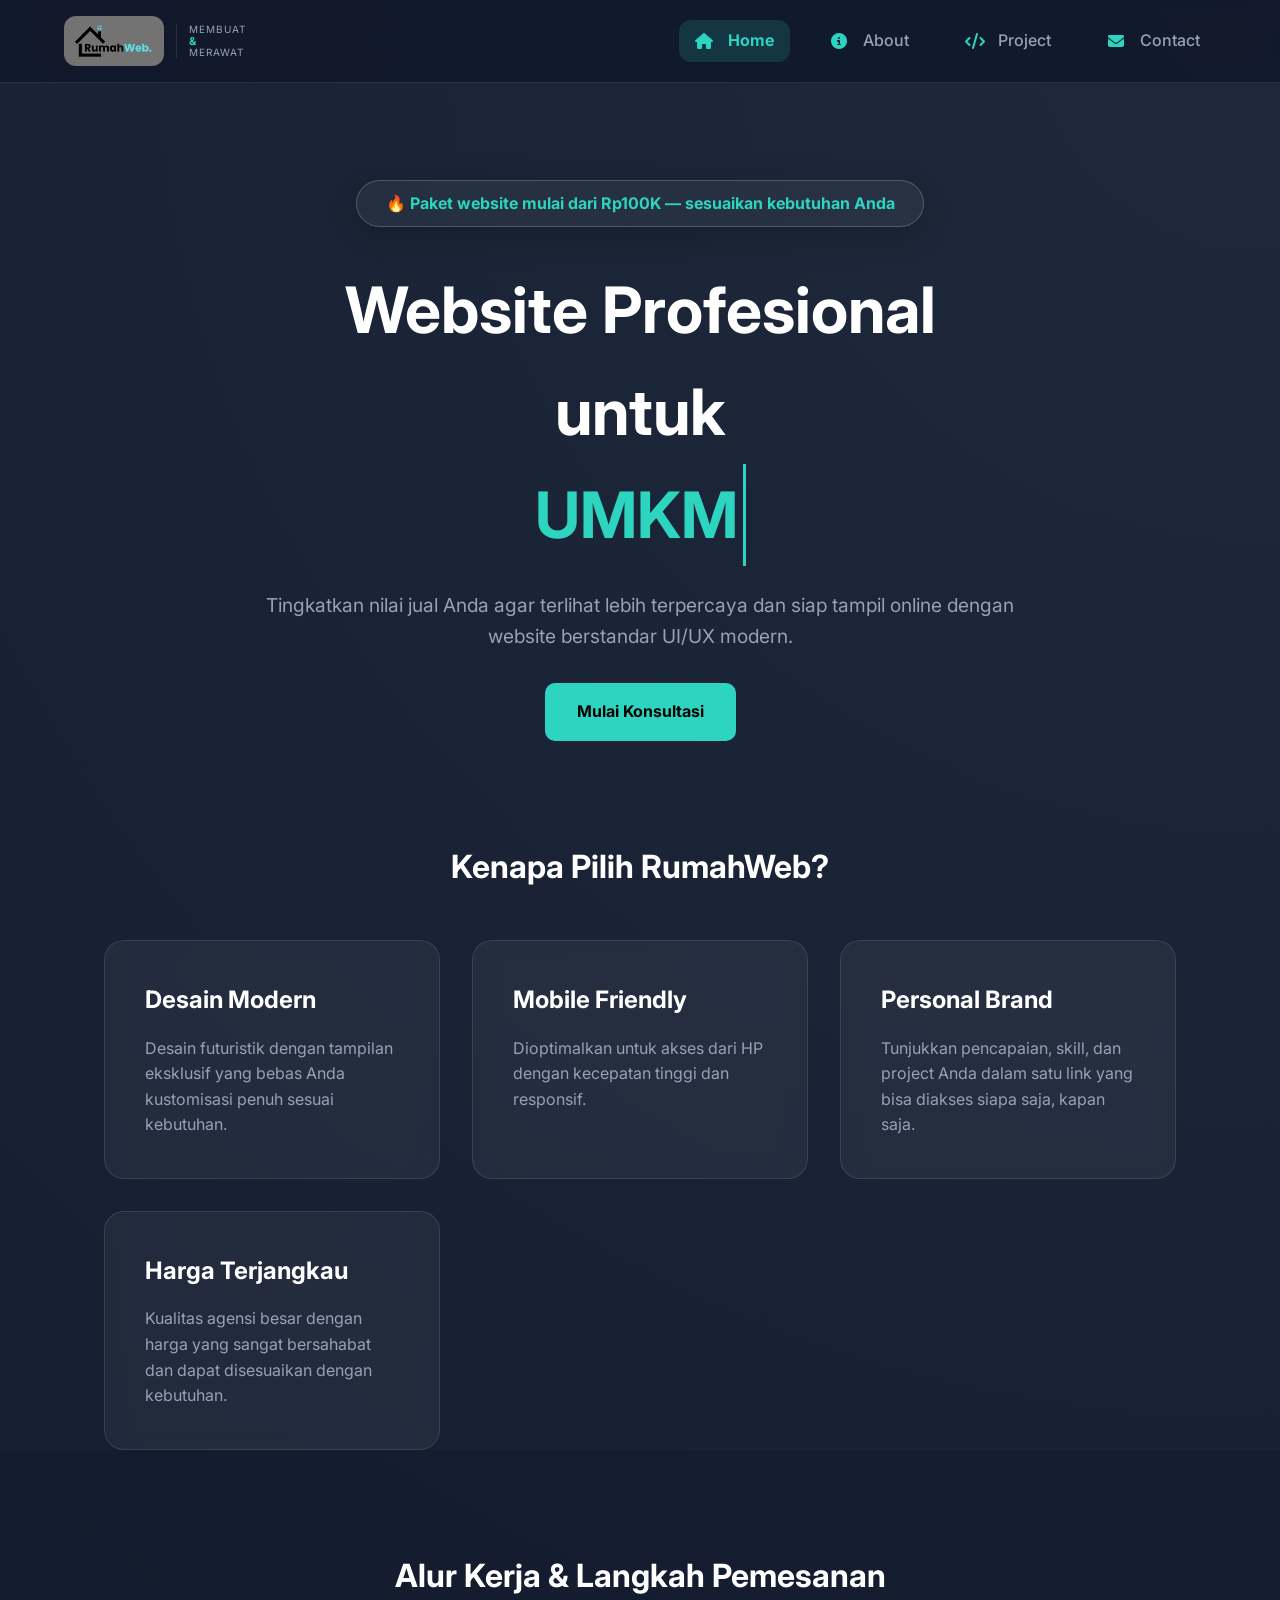
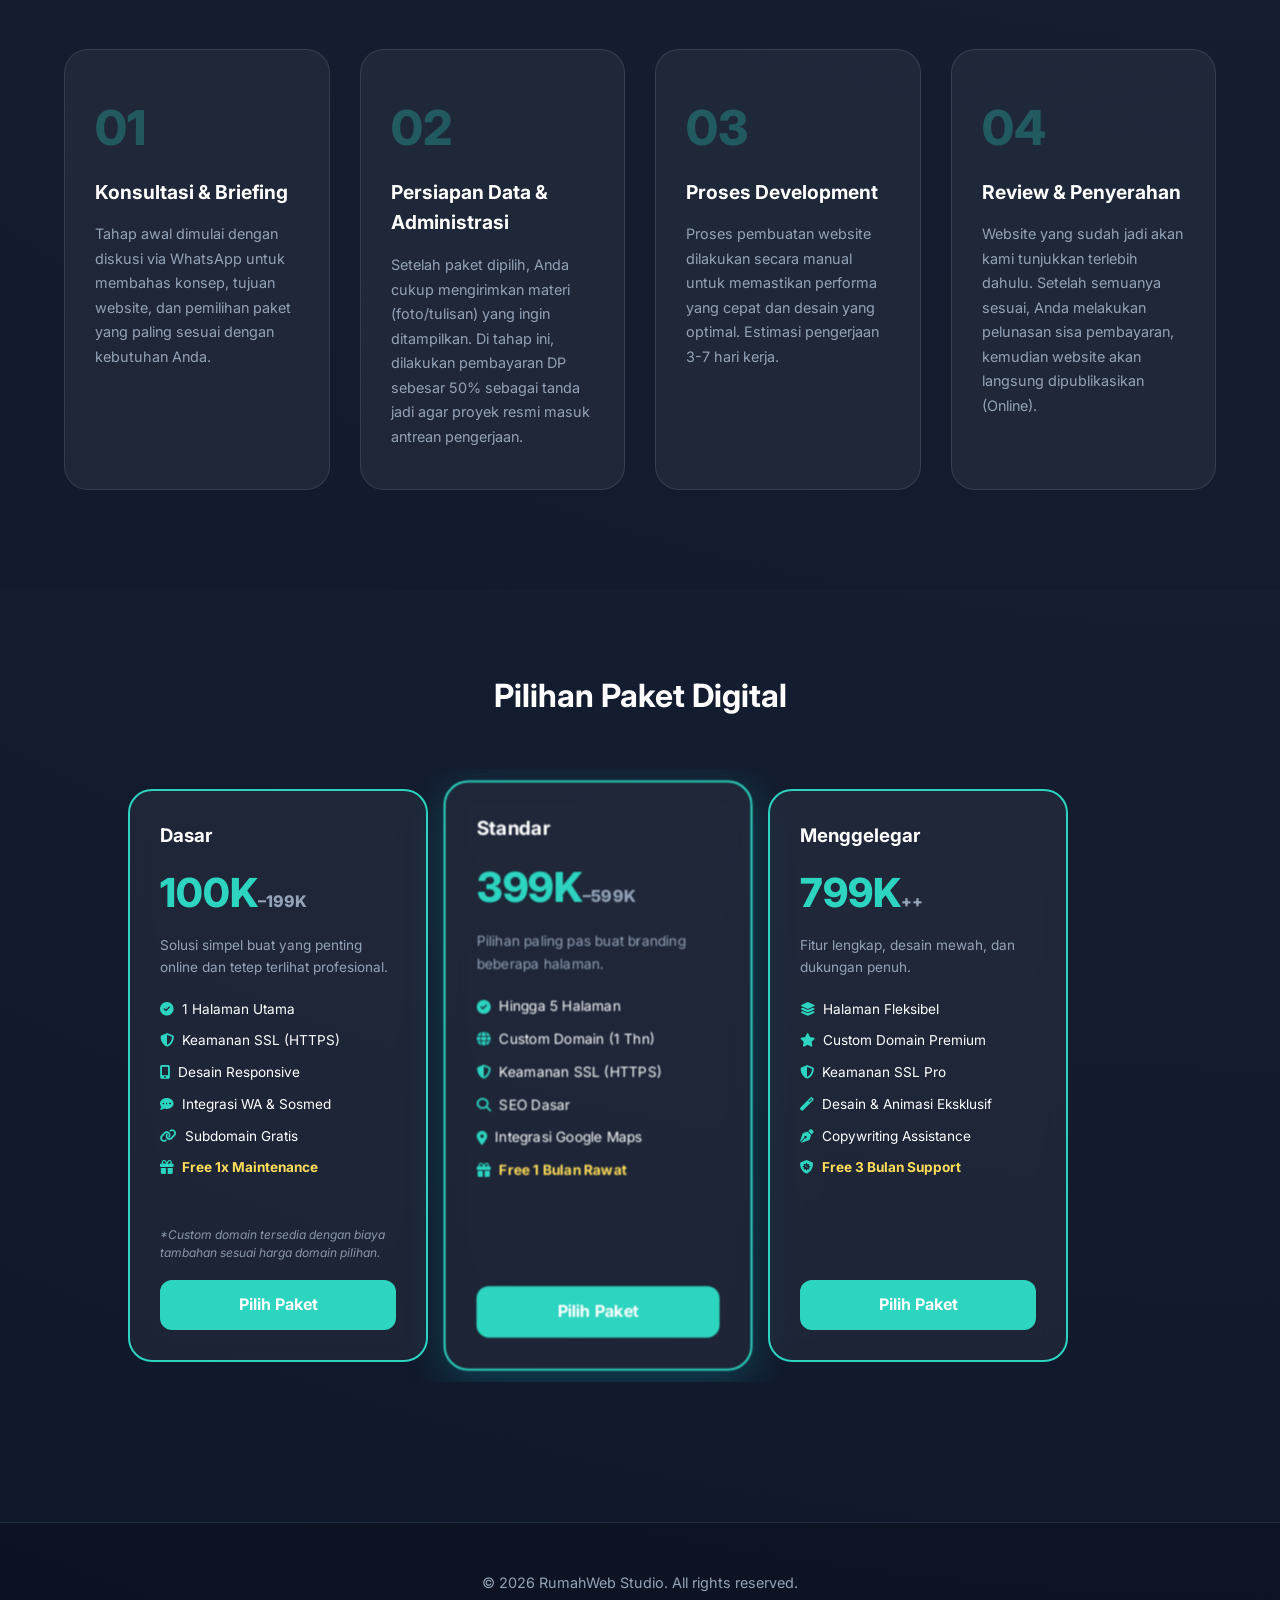
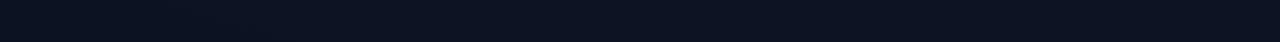
<file: index.html>
<!DOCTYPE html>
<html lang="id">
<head>
    <meta charset="UTF-8">
    <meta name="viewport" content="width=device-width, initial-scale=1.0">
    <title>RumahWeb | Jasa Pembuatan Website</title>
    <meta name="description" content="RumahWeb Studio menyediakan jasa pembuatan website modern, profesional, cepat, dan terjangkau untuk UMKM, bisnis, personal branding, portofolio, dan kebutuhan website lainnya.">
    
    <link rel="stylesheet" href="https://cdnjs.cloudflare.com/ajax/libs/font-awesome/6.5.1/css/all.min.css">
    <link rel="stylesheet" href="style.css">
    <link href="https://unpkg.com/aos@2.3.1/dist/aos.css" rel="stylesheet">

    <link rel="apple-touch-icon" sizes="180x180" href="/apple-touch-icon.png">
    <link rel="icon" type="image/png" sizes="32x32" href="/favicon-32x32.png">
    <link rel="icon" type="image/png" sizes="16x16" href="/favicon-16x16.png">
    <link rel="manifest" href="/site.webmanifest">
    
</head>
<body>

<nav class="navbar">
    <div class="brand-container" style="display: flex; align-items: center; gap: 12px;">
        <img src="LOGORW.png" alt="Logo" class="logo"> <div class="tagline">
            <span>Membuat</span>
            <span class="ampersand">&</span>
            <span>Merawat</span>
        </div>
    </div>

        <div class="nav-links">
            <a href="index.html" class="active"><i class="fas fa-home"></i> Home</a>
            <a href="tentang.html"><i class="fas fa-info-circle"></i> About</a>
            <a href="project.html"><i class="fas fa-code"></i> Project</a>
            <a href="contact.html"><i class="fas fa-envelope"></i> Contact</a>
        </div>
        <div class="hamburger" id="hamburger"><span></span><span></span><span></span></div>
    </nav>

<div class="nav-menu-mobile" id="nav-menu-mobile">
        <a href="index.html" class="active"><i class="fas fa-home"></i> Home</a>
        <a href="tentang.html"><i class="fas fa-info-circle"></i> About</a>
        <a href="project.html"><i class="fas fa-code"></i> Project</a>
        <a href="contact.html"><i class="fas fa-envelope"></i> Contact</a>
    </div>

    <header class="hero" data-aos="fade-up">
        <span class="price-tag">🔥 Paket website mulai dari Rp100K — sesuaikan kebutuhan Anda</span>
        <h1>Website Profesional untuk <br><span id="text-rotator" class="txt-rotate">UMKM</span></h1>
        <p>Tingkatkan nilai jual Anda agar terlihat lebih terpercaya dan siap tampil online dengan website berstandar UI/UX modern.</p>
        <a href="contact.html" class="btn">Mulai Konsultasi</a>
    </header>

    <section class="section">
        <h2 class="section-title" data-aos="fade-up">Kenapa Pilih RumahWeb?</h2>
        <div class="container">
            <div class="card" data-aos="fade-up" data-aos-delay="100">
                <h3>Desain Modern</h3>
                <p>Desain futuristik dengan tampilan eksklusif yang bebas Anda kustomisasi penuh sesuai kebutuhan.</p>
            </div>
            <div class="card" data-aos="fade-up" data-aos-delay="200">
                <h3>Mobile Friendly</h3>
                <p>Dioptimalkan untuk akses dari HP dengan kecepatan tinggi dan responsif.</p>
            </div>
            <div class="card" data-aos="fade-up" data-aos-delay="300">
                <h3>Personal Brand</h3>
                <p>Tunjukkan pencapaian, skill, dan project Anda dalam satu link yang bisa diakses siapa saja, kapan saja.</p>
            </div>
            <div class="card" data-aos="fade-up" data-aos-delay="400">
                <h3>Harga Terjangkau</h3>
                <p>Kualitas agensi besar dengan harga yang sangat bersahabat dan dapat disesuaikan dengan kebutuhan.</p>
            </div>
        </div>

<section class="process-section">
    <h2 class="section-title">Alur Kerja & Langkah Pemesanan</h2>
    <div class="process-container">
        <div class="process-card">
            <div class="step-num">01</div>
            <h3>Konsultasi & Briefing</h3>
            <p>Tahap awal dimulai dengan diskusi via WhatsApp untuk membahas konsep, tujuan website, dan pemilihan paket yang paling sesuai dengan kebutuhan Anda.</p>
        </div>
        <div class="process-card">
            <div class="step-num">02</div>
            <h3>Persiapan Data & Administrasi</h3>
            <p>Setelah paket dipilih, Anda cukup mengirimkan materi (foto/tulisan) yang ingin ditampilkan. Di tahap ini, dilakukan pembayaran DP sebesar 50% sebagai tanda jadi agar proyek resmi masuk antrean pengerjaan.</p>
        </div>
        <div class="process-card">
            <div class="step-num">03</div>
            <h3>Proses Development</h3>
            <p>Proses pembuatan website dilakukan secara manual untuk memastikan performa yang cepat dan desain yang optimal. Estimasi pengerjaan 3-7 hari kerja.</p>
        </div>
        <div class="process-card">
            <div class="step-num">04</div>
            <h3>Review & Penyerahan</h3>
            <p>Website yang sudah jadi akan kami tunjukkan terlebih dahulu. Setelah semuanya sesuai, Anda melakukan pelunasan sisa pembayaran, kemudian website akan langsung dipublikasikan (Online).</p>
        </div>
    </div>
</section>


    </section>
        <section class="section pricing-section">
        <h2 class="section-title" data-aos="fade-up">Pilihan Paket Digital</h2>
        <div class="pricing-wrapper" data-aos="fade-up">
            <div class="pricing-card">
                <div class="card-header">
                    <h3>Dasar</h3>
                    <div class="price">100K<span>–199K<span></div>
                </div>
                <p class="card-desc">Solusi simpel buat yang penting online dan tetep terlihat profesional.</p>
                <ul class="features">
                    <li><i class="fas fa-check-circle"></i> 1 Halaman Utama</li>
                    <li><i class="fas fa-shield-alt"></i> Keamanan SSL (HTTPS)</li>
                    <li><i class="fas fa-mobile-alt"></i> Desain Responsive</li>
                    <li><i class="fas fa-comment-dots"></i> Integrasi WA & Sosmed</li>
                    <li><i class="fas fa-link"></i> Subdomain Gratis</li>
                    <li class="bonus"><i class="fas fa-gift"></i> Free 1x Maintenance</li>
                </ul>

               <p class="note-domain">
                 *Custom domain tersedia dengan biaya tambahan sesuai harga domain pilihan.
               </p>
                        
                  <a href="order.html?paket=Dasar" class="btn-select">Pilih Paket</a>
            </div>

            <div class="pricing-card featured">
                <div class="card-header">
                    <h3>Standar</h3>
                    <div class="price">399K<span>–599K</span></div>
                </div>
                <p class="card-desc">Pilihan paling pas buat branding beberapa halaman.</p>
                <ul class="features">
                    <li><i class="fas fa-check-circle"></i> Hingga 5 Halaman</li>
                    <li><i class="fas fa-globe"></i> Custom Domain (1 Thn)</li>
                    <li><i class="fas fa-shield-alt"></i> Keamanan SSL (HTTPS)</li>
                    <li><i class="fas fa-search"></i> SEO Dasar</li>
                    <li><i class="fas fa-map-marker-alt"></i> Integrasi Google Maps</li>
                    <li class="bonus"><i class="fas fa-gift"></i> Free 1 Bulan Rawat</li>
                </ul>
                 <a href="order.html?paket=Standar" class="btn-select">Pilih Paket</a>
            </div>

            <div class="pricing-card">
                <div class="card-header">
                    <h3>Menggelegar</h3>
                    <div class="price">799K<span>++</span></div>
                </div>
                <p class="card-desc">Fitur lengkap, desain mewah, dan dukungan penuh.</p>
                <ul class="features">
                    <li><i class="fas fa-layer-group"></i> Halaman Fleksibel</li>
                    <li><i class="fas fa-star"></i> Custom Domain Premium</li>
                    <li><i class="fas fa-shield-alt"></i> Keamanan SSL Pro</li>
                    <li><i class="fas fa-magic"></i> Desain & Animasi Eksklusif</li>
                    <li><i class="fas fa-pen-nib"></i> Copywriting Assistance</li>
                    <li class="bonus"><i class="fas fa-shield-virus"></i> Free 3 Bulan Support</li>
                </ul>
                  <a href="order.html?paket=Menggelegar" class="btn-select">Pilih Paket</a>
            </div>
        </div>
    </section> <footer>
        <p>© 2026 RumahWeb Studio. All rights reserved.</p>
    </footer>

<script src="https://unpkg.com/aos@2.3.1/dist/aos.js"></script>
<script>
    // 1. Inisialisasi Animasi Scroll (AOS)
    AOS.init({
        duration: 800,
        once: true
    });

    // 2. Logika Navigasi (Hamburger ke X dan Menu Dropdown)
    const hamburger = document.getElementById('hamburger');
    const navMenu = document.getElementById('nav-menu-mobile');

    if (hamburger && navMenu) {
        hamburger.addEventListener('click', function() {
            // Toggle animasi Hamburger jadi X
            this.classList.toggle('toggle');
            // Munculkan menu mobile
            navMenu.classList.toggle('active');
        });
    }

    // 3. Nutup menu otomatis kalau klik di luar area menu
    document.addEventListener('click', (e) => {
        if (hamburger && navMenu) {
            if (!hamburger.contains(e.target) && !navMenu.contains(e.target)) {
                hamburger.classList.remove('toggle');
                navMenu.classList.remove('active');
            }
        }
    });

    // 4. Nutup menu kalau salah satu link diklik
    const mLinks = document.querySelectorAll('.nav-menu-mobile a');
    mLinks.forEach(link => {
        link.addEventListener('click', () => {
            hamburger.classList.remove('toggle');
            navMenu.classList.remove('active');
        });
        // 5. SCRIPT TEXT ROTATOR (TYPING EFFECT)
    const txtElement = document.getElementById('text-rotator');
    const words = ['UMKM', 'Bisnis Skala Besar', 'Profil Perusahaan', 'Toko Online', 'Portofolio Kreatif'];
    let count = 0;
    let txtIdx = 0;
    let currentWord = '';
    let wordsTxt = '';
    let isDeleting = false;

    function typeEffect() {
        if (count === words.length) { count = 0; }
        currentWord = words[count];

        if (isDeleting) {
            wordsTxt = currentWord.substring(0, txtIdx - 1);
            txtIdx--;
        } else {
            wordsTxt = currentWord.substring(0, txtIdx + 1);
            txtIdx++;
        }

        txtElement.textContent = wordsTxt;

        let typeSpeed = 100;
        if (isDeleting) { typeSpeed /= 2; }

        if (!isDeleting && wordsTxt === currentWord) {
            typeSpeed = 2000;
            isDeleting = true;
        } else if (isDeleting && wordsTxt === '') {
            isDeleting = false;
            count++;
            typeSpeed = 400;
        }

        setTimeout(typeEffect, typeSpeed);
    }

    document.addEventListener('DOMContentLoaded', typeEffect);
        
    });
</script>


</body>
</html>
</file>
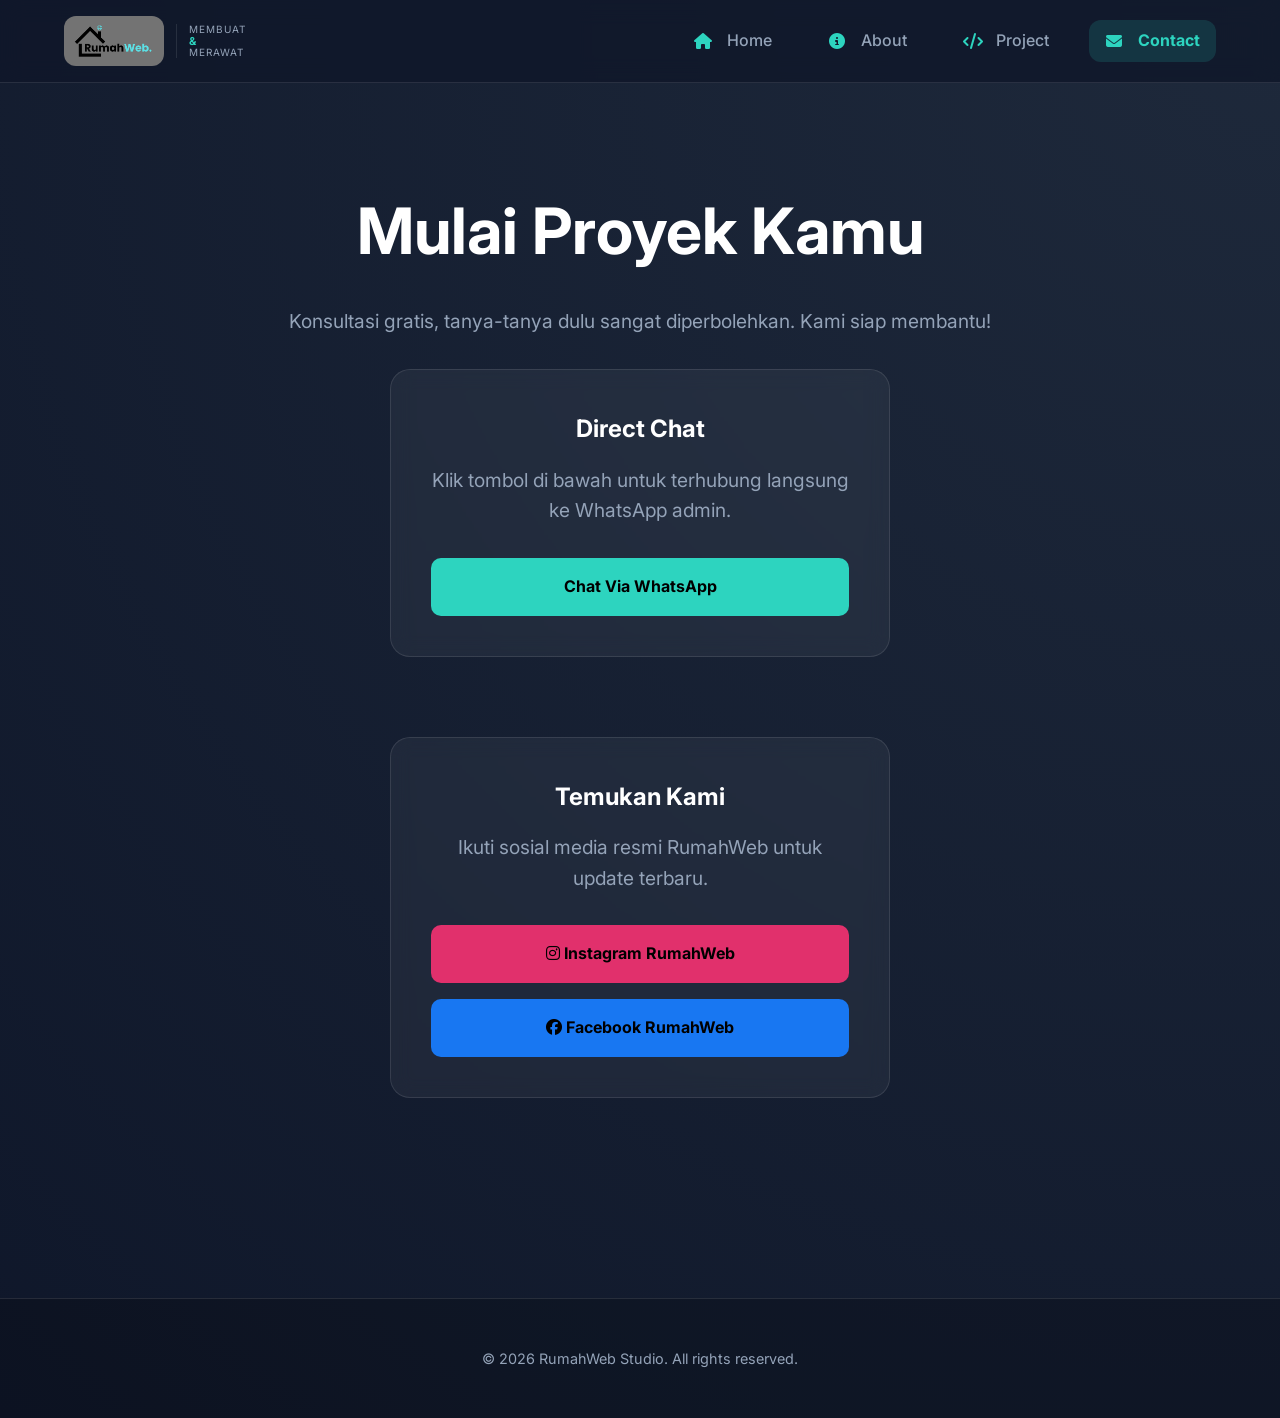
<file: contact.html>
<!DOCTYPE html>
<html lang="id">
<head>
    <meta charset="UTF-8">
    <meta name="viewport" content="width=device-width, initial-scale=1.0">
    <title>Hubungi Kami | RumahWeb</title>
    <link rel="stylesheet" href="https://cdnjs.cloudflare.com/ajax/libs/font-awesome/6.5.1/css/all.min.css">
    <link rel="stylesheet" href="style.css">
    <link href="https://unpkg.com/aos@2.3.1/dist/aos.css" rel="stylesheet">
</head>
<body>

<nav class="navbar">
    <div class="brand-container" style="display: flex; align-items: center; gap: 12px;">
        <img src="LOGORW.png" alt="Logo" class="logo"> <div class="tagline">
            <span>Membuat</span>
            <span class="ampersand">&</span>
            <span>Merawat</span>
        </div>
    </div>

     <div class="nav-links">
           <a href="index.html"><i class="fas fa-home"></i> Home</a>
           <a href="tentang.html"><i class="fas fa-info-circle"></i> About</a>
           <a href="project.html"><i class="fas fa-code"></i> Project</a>
           <a href="contact.html" class="active"><i class="fas fa-envelope"></i> Contact</a>
     </div>
        <div class="hamburger" id="hamburger"><span></span><span></span><span></span></>
    </nav>

<div class="nav-menu-mobile" id="nav-menu-mobile">
        <a href="index.html"><i class="fas fa-home"></i> Home</a>
        <a href="tentang.html"><i class="fas fa-info-circle"></i> About</a>
        <a href="project.html"><i class="fas fa-code"></i> Project</a>
        <a href="contact.html" class="active"><i class="fas fa-envelope"></i> Contact</a>
    </div>

    <header class="hero" data-aos="zoom-in">
        <h1>Mulai Proyek Kamu</h1>
        <p>Konsultasi gratis, tanya-tanya dulu sangat diperbolehkan. Kami siap membantu!</p>
        <div class="card" style="max-width: 500px; margin: 0 auto;">
            <h3>Direct Chat</h3>
            <p style="margin-bottom: 2rem;">Klik tombol di bawah untuk terhubung langsung ke WhatsApp admin.</p>
            <a href="https://wa.me/6283159448087?text=Halo%20RumahWeb%2C%20saya%20tertarik%20buat%20website" class="btn" style="width: 100%;">Chat Via WhatsApp</a>
        </div>

    <div class="card" style="max-width: 500px; margin: 5rem auto 0 auto;">
        <h3>Temukan Kami</h3>
        <p style="margin-bottom: 2rem;">
            Ikuti sosial media resmi RumahWeb untuk update terbaru.
        </p>

        <a href="https://instagram.com/rumahweb.id"
           class="btn"
           style="width:100%; margin-bottom:1rem; background:#E1306C;">
           <i class="fab fa-instagram"></i> Instagram RumahWeb
        </a>

        <a href="https://www.facebook.com/profile.php?id=61589918788655"
           class="btn"
           style="width:100%; background:#1877F2;">
           <i class="fab fa-facebook"></i> Facebook RumahWeb
        </a>
    </div>
    </header>

    <footer>
        <p>© 2026 RumahWeb Studio. All rights reserved.</p>
    </footer>

<script src="https://unpkg.com/aos@2.3.1/dist/aos.js"></script>
<script>
    // 1. Inisialisasi Animasi Scroll (AOS)
    AOS.init({
        duration: 800,
        once: true
    });

    // 2. Logika Navigasi (Hamburger ke X dan Menu Dropdown)
    const hamburger = document.getElementById('hamburger');
    const navMenu = document.getElementById('nav-menu-mobile'); // Pastikan ID ini sama dengan di HTML

    hamburger.addEventListener('click', () => {
        // Toggle class buat animasi Hamburger jadi X
        hamburger.classList.toggle('toggle');
        // Toggle class buat munculin menu melayang
        navMenu.classList.toggle('active');
    });

    // 3. Nutup menu otomatis kalau kita klik di luar menu (biar makin pro)
    document.addEventListener('click', (e) => {
        if (!hamburger.contains(e.target) && !navMenu.contains(e.target)) {
            hamburger.classList.remove('toggle');
            navMenu.classList.remove('active');
        }
    });

    // 4. Nutup menu kalau salah satu link di klik (buat navigasi smooth)
    const navLinks = document.querySelectorAll('.nav-menu-mobile a');
    navLinks.forEach(link => {
        link.addEventListener('click', () => {
            hamburger.classList.remove('toggle');
            navMenu.classList.remove('active');
        });
    });
</script>

    </script>
</body>
</html>
</file>
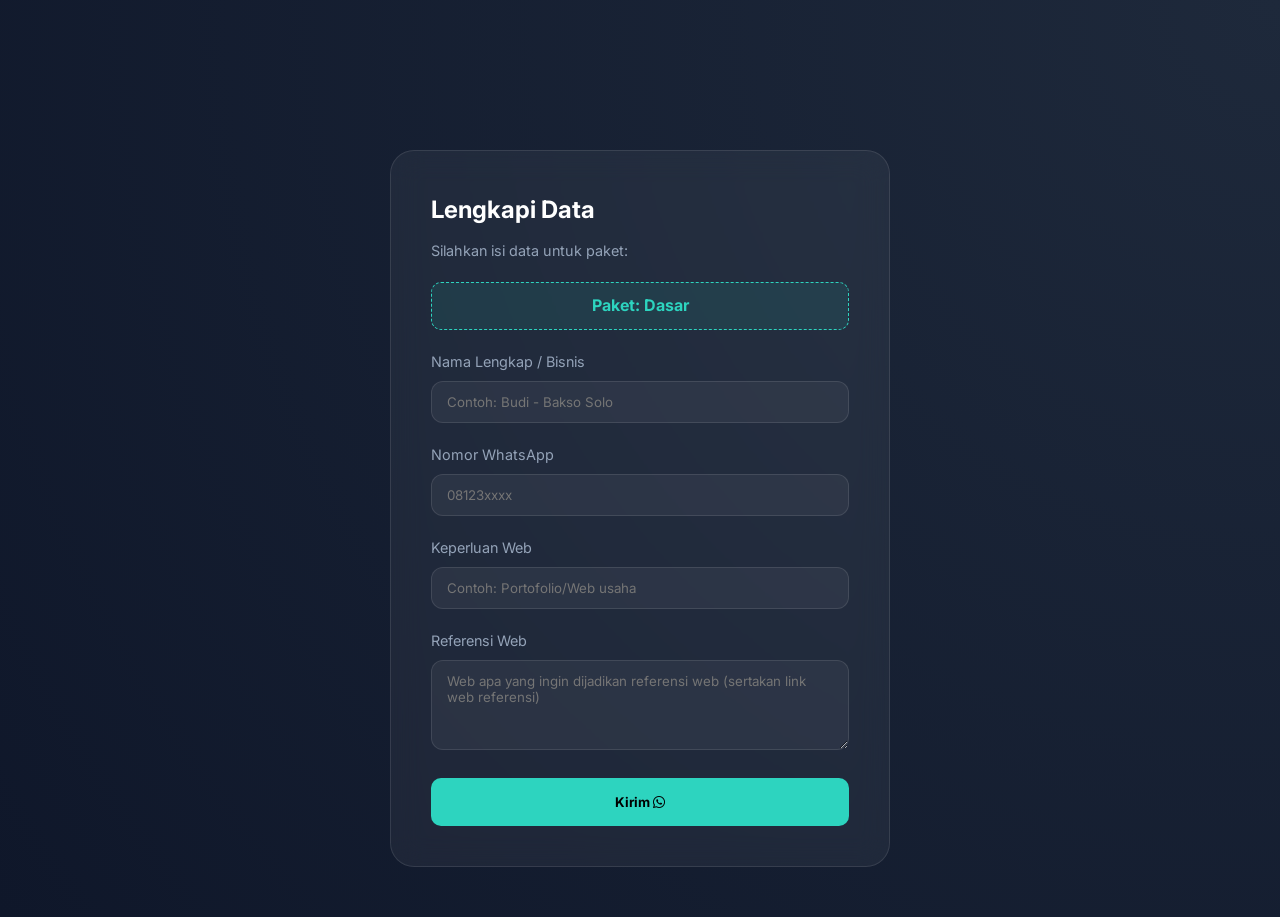
<file: order.html>
<!DOCTYPE html>
<html lang="id">
<head>
    <meta charset="UTF-8">
    <meta name="viewport" content="width=device-width, initial-scale=1.0">
    <title>Form Pemesanan - RumahWeb</title>
    <link rel="stylesheet" href="style.css"> <link rel="stylesheet" href="https://cdnjs.cloudflare.com/ajax/libs/font-awesome/6.0.0/css/all.min.css">
    <style>
        .order-container {
            padding: 150px 5% 50px;
            display: flex;
            justify-content: center;
        }
        .order-card {
            background: var(--bg-card);
            backdrop-filter: blur(15px);
            border: 1px solid var(--border-glass);
            padding: 40px;
            border-radius: 24px;
            width: 100%;
            max-width: 500px;
        }
        .form-group { margin-bottom: 20px; }
        .form-group label { display: block; margin-bottom: 8px; color: var(--text-muted); font-size: 0.9rem; }
        .form-group input, .form-group textarea {
            width: 100%;
            padding: 12px 15px;
            background: rgba(255,255,255,0.05);
            border: 1px solid var(--border-glass);
            border-radius: 12px;
            color: white;
            outline: none;
            transition: 0.3s;
        }
        .form-group input:focus { border-color: var(--primary); }
        .paket-display {
            background: rgba(45, 212, 191, 0.1);
            color: var(--primary);
            padding: 10px;
            border-radius: 10px;
            font-weight: 700;
            text-align: center;
            margin-bottom: 20px;
            border: 1px dashed var(--primary);
        }
    </style>
</head>
<body>

    <div class="order-container">
        <div class="order-card">
            <h2 style="margin-bottom: 10px;">Lengkapi Data</h2>
            <p style="color: var(--text-muted); margin-bottom: 20px; font-size: 0.9rem;">
                Silahkan isi data untuk paket:
            </p>

            <div id="displayPaket" class="paket-display">Memuat paket...</div>

            <form id="orderForm">
                <div class="form-group">
                    <label>Nama Lengkap / Bisnis</label>
                    <input type="text" id="nama" placeholder="Contoh: Budi - Bakso Solo" required>
                </div>
                <div class="form-group">
                    <label>Nomor WhatsApp</label>
                    <input type="number" id="wa" placeholder="08123xxxx" required>
                </div>
                <div class="form-group">
                    <label>Keperluan Web</label>
                    <input type="text" id="domain" placeholder="Contoh: Portofolio/Web usaha" required>
                </div>
                <div class="form-group">
                    <label>Referensi Web</label>
                    <textarea id="pesan" rows="4" placeholder="Web apa yang ingin dijadikan referensi web (sertakan link web referensi)" required></textarea>
                </div>

                <button type="submit" class="btn" style="width: 100%; border: none; cursor: pointer;">
                    Kirim <i class="fab fa-whatsapp"></i>
                </button>
            </form>
        </div>
    </div>

    <script>
        // 1. Ambil nama paket dari URL
        const urlParams = new URLSearchParams(window.location.search);
        const namaPaket = urlParams.get('paket') || 'Dasar';
        document.getElementById('displayPaket').innerText = "Paket: " + namaPaket;

        // 2. Logic kirim ke WhatsApp
        document.getElementById('orderForm').addEventListener('submit', function(e) {
            e.preventDefault();

            const nama = document.getElementById('nama').value;
            const wa = document.getElementById('wa').value;
            const domain = document.getElementById('domain').value;
            const pesan = document.getElementById('pesan').value;

            const nomorAdmin = "62883159448087"; //

            const text = `Halo RumahWeb, saya ingin pesan jasa buat website.%0A%0A` +
                         `*Data Pemesan:*%0A` +
                         `- Nama: ${nama}%0A` +
                         `- No WA: ${wa}%0A` +
                         `- Paket: ${namaPaket}%0A` +
                         `- Domain: ${domain}%0A` +
                         `- Keperluan: ${pesan}%0A%0A` +
                         `Ditunggu konsultasi lanjutnya, Bre!`;

            window.open(`https://wa.me/6283159448087?text=${text}`, '_blank');
        });
    </script>
</body>
</html>
</file>
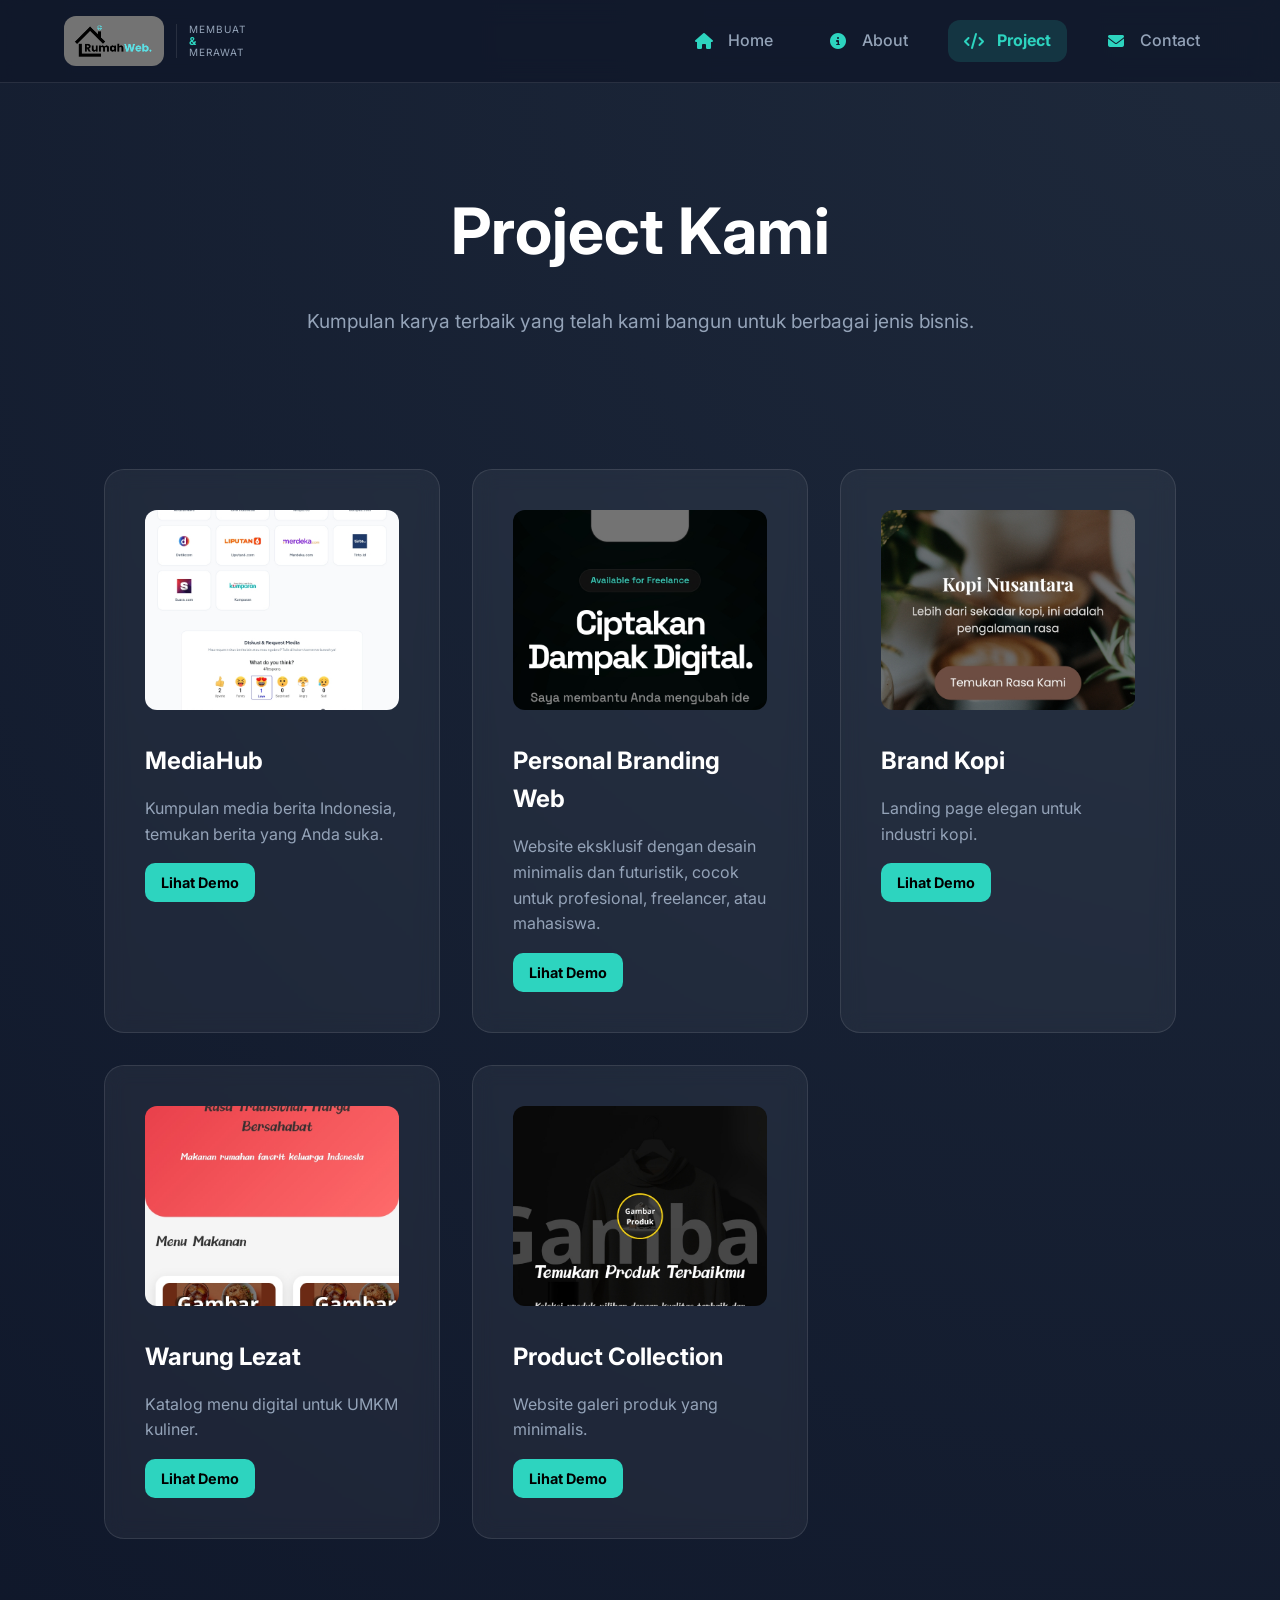
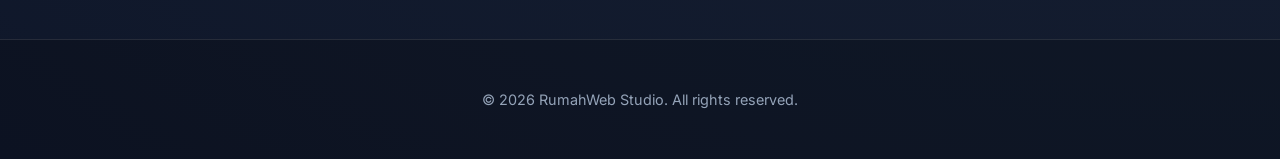
<file: project.html>
<!DOCTYPE html>
<html lang="id">
<head>
    <meta charset="UTF-8">                                                                  <meta name="viewport" content="width=device-width, initial-scale=1.0">                  <title>Portfolio Project | RumahWeb</title>
    <link rel="stylesheet" href="https://cdnjs.cloudflare.com/ajax/libs/font-awesome/6.5.1/css/all.min.css">
    <link rel="stylesheet" href="style.css">
    <link href="https://unpkg.com/aos@2.3.1/dist/aos.css" rel="stylesheet">
</head>                                                                                 <body>

<nav class="navbar">
    <div class="brand-container" style="display: flex; align-items: center; gap: 12px;">
        <img src="LOGORW.png" alt="Logo" class="logo"> <div class="tagline">
            <span>Membuat</span>                                                                    <span class="ampersand">&</span>                                                        <span>Merawat</span>
        </div>
    </div>

    <div class="nav-links">
            <a href="index.html"><i class="fas fa-home"></i> Home</a>
            <a href="tentang.html"><i class="fas fa-info-circle"></i> About</a>
            <a href="project.html" class="active"><i class="fas fa-code"></i> Project</a>
            <a href="contact.html"><i class="fas fa-envelope"></i> Contact</a>
    </div>
        <div class="hamburger" id="hamburger"><span></span><span></span><span></span></>
    </nav>

<div class="nav-menu-mobile" id="nav-menu-mobile">
        <a href="index.html"><i class="fas fa-home"></i> Home</a>                               <a href="tentang.html"><i class="fas fa-info-circle"></i> About</a>
        <a href="project.html" class="active"><i class="fas fa-code"></i> Project</a>
        <a href="contact.html"><i class="fas fa-envelope"></i> Contact</a>
    </div>

    <header class="hero" data-aos="fade-up">
        <h1>Project Kami</h1>
        <p>Kumpulan karya terbaik yang telah kami bangun untuk berbagai jenis bisnis.</p>
    </header>

    <div class="container">

        <div class="card" data-aos="fade-up" data-aos-delay="100">
            <img src="berita.jpg" alt="Project 1">
            <h3>MediaHub</h3>
            <p>Kumpulan media berita Indonesia, temukan berita yang Anda suka.</p>
            <a href="https://mediahubindonesia.netlify.app/" target="_blank" class="btn" style="padding: 0.5rem 1rem; font-size: 0.9rem; margin-top: 1rem;">Lihat Demo</a>
        </div>
        
        <div class="card" data-aos="fade-up" data-aos-delay="200">
            <img src="SAMPOR.jpg" alt="Project 2">
            <h3>Personal Branding Web</h3>
            <p>Website eksklusif dengan desain minimalis dan futuristik, cocok untuk profesional, freelancer, atau mahasiswa.</p>
            <a href="https://sampel-portof.vercel.app/" target="_blank" class="btn" style="padding: 0.5rem 1rem; font-size: 0.9rem; margin-top: 1rem;">Lihat Demo</a>
        </div>

        <div class="card" data-aos="fade-up" data-aos-delay="300">
            <img src="KOPI.jpg" alt="Project 3">
            <h3>Brand Kopi</h3>
            <p>Landing page elegan untuk industri kopi.</p>
            <a href="https://kopi-brand.netlify.app/" target="_blank" class="btn" style="padding: 0.5rem 1rem; font-size: 0.9rem; margin-top: 1rem;">Lihat Demo</a>
        </div>

        <div class="card" data-aos="fade-up" data-aos-delay="400">
            <img src="WARUNG.jpg" alt="Project 4">
            <h3>Warung Lezat</h3>
            <p>Katalog menu digital untuk UMKM kuliner.</p>
            <a href="https://warung-lezat.vercel.app/" target="_blank" class="btn" style="padding: 0.5rem 1rem; font-size: 0.9rem; margin-top: 1rem;">Lihat Demo</a>
        </div>

        <div class="card" data-aos="fade-up" data-aos-delay="500">
            <img src="PRODUCT.jpg" alt="Project 5">
            <h3>Product Collection</h3>
            <p>Website galeri produk yang minimalis.</p>
            <a href="https://produk-collection.netlify.app/" target="_blank" class="btn" style="padding: 0.5rem 1rem; font-size: 0.9rem; margin-top: 1rem;">Lihat Demo</a>
        </div>
        </div>
    </div>

    <footer>
        <p>© 2026 RumahWeb Studio. All rights reserved.</p>
    </footer>

<script src="https://unpkg.com/aos@2.3.1/dist/aos.js"></script>
<script>
    // 1. Inisialisasi Animasi Scroll (AOS)
    AOS.init({
        duration: 800,
        once: true
    });

    // 2. Logika Navigasi (Hamburger ke X dan Menu Dropdown)
    const hamburger = document.getElementById('hamburger');
    const navMenu = document.getElementById('nav-menu-mobile'); // Pastikan ID ini sama dengan di HTML

    hamburger.addEventListener('click', () => {
        // Toggle class buat animasi Hamburger jadi X
        hamburger.classList.toggle('toggle');                                                   // Toggle class buat munculin menu melayang
        navMenu.classList.toggle('active');
    });

    // 3. Nutup menu otomatis kalau kita klik di luar menu (biar makin pro)
    document.addEventListener('click', (e) => {
        if (!hamburger.contains(e.target) && !navMenu.contains(e.target)) {
            hamburger.classList.remove('toggle');
            navMenu.classList.remove('active');
        }
    });

    // 4. Nutup menu kalau salah satu link di klik (buat navigasi smooth)
    const navLinks = document.querySelectorAll('.nav-menu-mobile a');
    navLinks.forEach(link => {
        link.addEventListener('click', () => {
            hamburger.classList.remove('toggle');
            navMenu.classList.remove('active');
        });
    });
</script>


    </script>
</body>
</html>
</file>
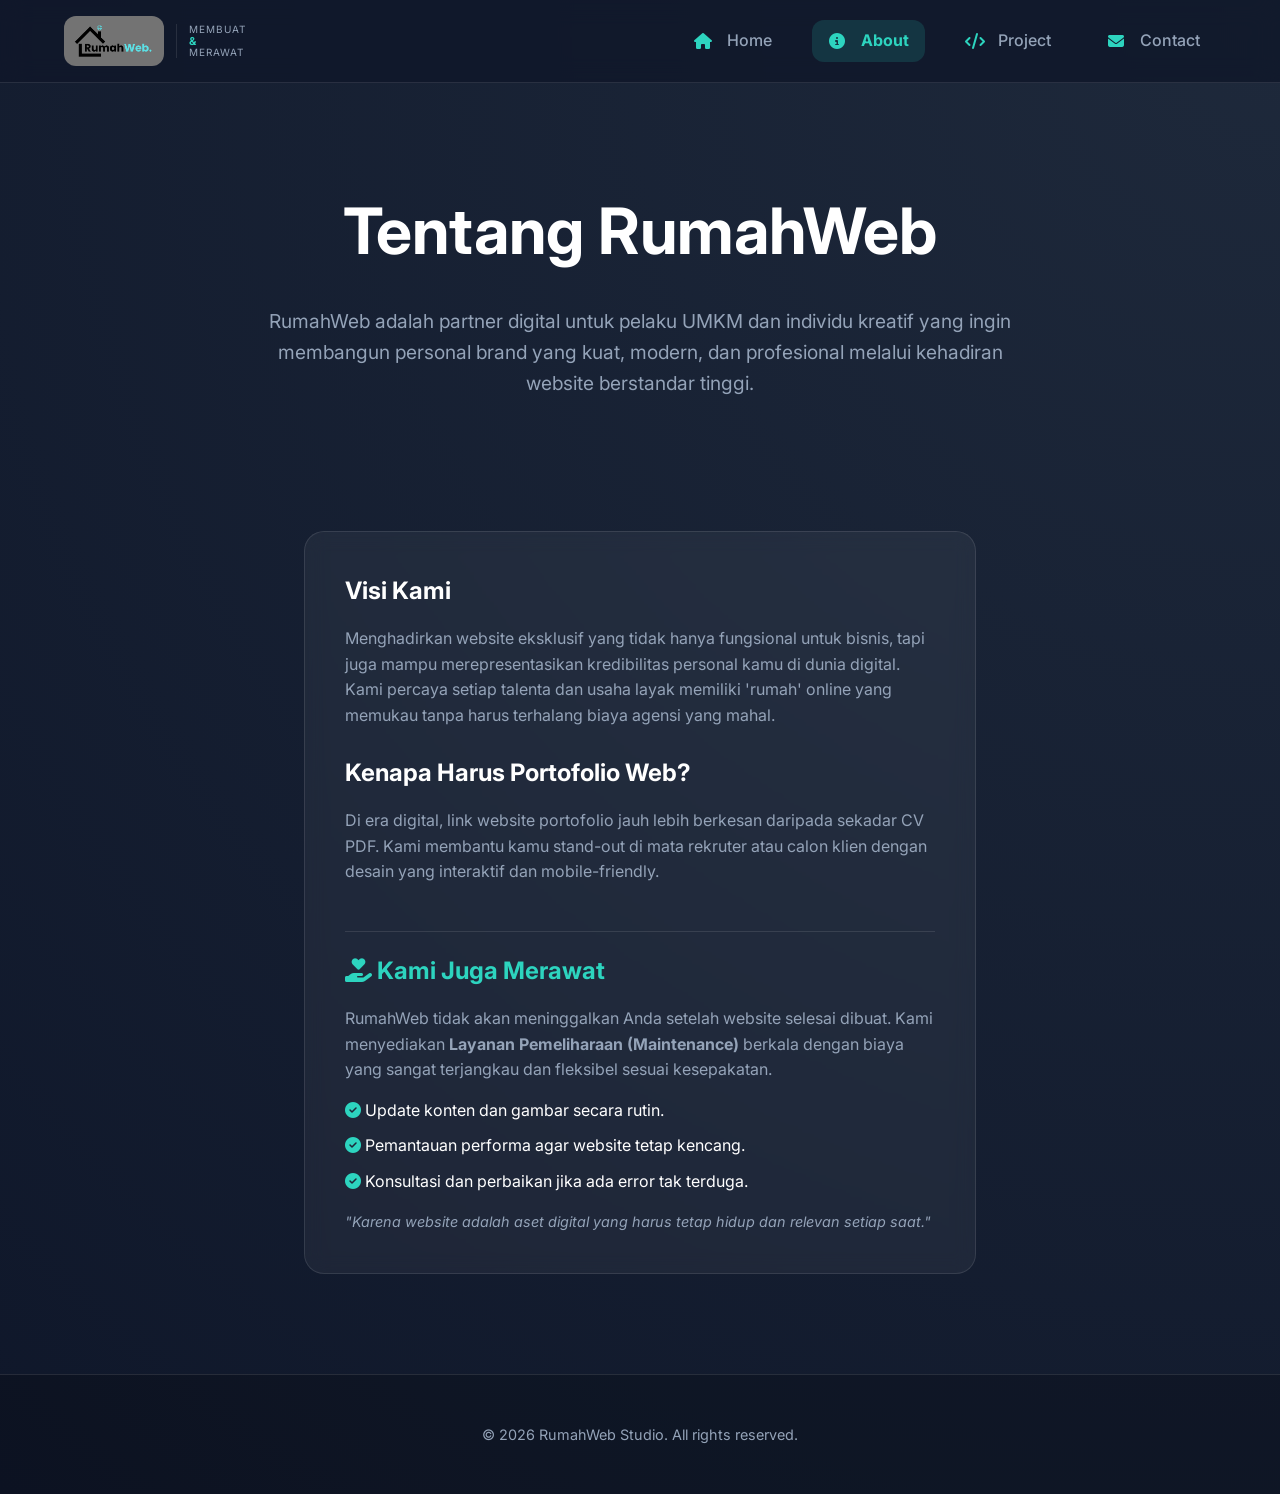
<file: tentang.html>
<!DOCTYPE html>
<html lang="id">
<head>
    <meta charset="UTF-8">
    <meta name="viewport" content="width=device-width, initial-scale=1.0">
    <title>Tentang Kami | RumahWeb</title>
    <link rel="stylesheet" href="https://cdnjs.cloudflare.com/ajax/libs/font-awesome/6.5.1/css/all.min.css">
    <link rel="stylesheet" href="style.css">
    <link href="https://unpkg.com/aos@2.3.1/dist/aos.css" rel="stylesheet">
</head>
<body>

<nav class="navbar">
    <div class="brand-container" style="display: flex; align-items: center; gap: 12px;">
        <img src="LOGORW.png" alt="Logo" class="logo"> <div class="tagline">
            <span>Membuat</span>
            <span class="ampersand">&</span>
            <span>Merawat</span>
        </div>
    </div>

    <div class="nav-links">
            <a href="index.html"><i class="fas fa-home"></i> Home</a>
            <a href="tentang.html" class="active"><i class="fas fa-info-circle"></i> About</a>
            <a href="project.html"><i class="fas fa-code"></i> Project</a>
            <a href="contact.html"><i class="fas fa-envelope"></i> Contact</a>
    </div>
        <div class="hamburger" id="hamburger"><span></span><span></span><span></span></>
    </nav>

<div class="nav-menu-mobile" id="nav-menu-mobile">
        <a href="index.html"><i class="fas fa-home"></i> Home</a>
        <a href="tentang.html" class="active"><i class="fas fa-info-circle"></i> About</a>
        <a href="project.html"><i class="fas fa-code"></i> Project</a>
        <a href="contact.html"><i class="fas fa-envelope"></i> Contact</a>
    </div>

    <header class="hero" data-aos="fade-up">
        <h1>Tentang RumahWeb</h1>
        <p>RumahWeb adalah partner digital untuk pelaku UMKM dan individu kreatif yang ingin membangun personal brand yang kuat, modern, dan profesional melalui kehadiran website berstandar tinggi.</p>
    </header>

    <div class="container" style="max-width: 800px;">
     <div class="card" data-aos="fade-up">
         <h3>Visi Kami</h3>
         <p>Menghadirkan website eksklusif yang tidak hanya fungsional untuk bisnis, tapi juga mampu merepresentasikan kredibilitas personal kamu di dunia digital. Kami percaya setiap talenta dan usaha layak memiliki 'rumah' online yang memukau tanpa harus terhalang biaya agensi yang mahal.</p>
    <br>
         <h3>Kenapa Harus Portofolio Web?</h3>
         <p>Di era digital, link website portofolio jauh lebih berkesan daripada sekadar CV PDF. Kami membantu kamu stand-out di mata rekruter atau calon klien dengan desain yang interaktif dan mobile-friendly.</p>

    <br>
    <hr style="border: 0; border-top: 1px solid var(--border-glass); margin: 20px 0;">

  <div class="maintenance-service" style="margin-top: 20px;">
    <h3 style="color: var(--primary);"><i class="fas fa-hand-holding-heart"></i> Kami Juga Merawat</h3>
    <p>RumahWeb tidak akan meninggalkan Anda setelah website selesai dibuat. Kami menyediakan <strong>Layanan Pemeliharaan (Maintenance)</strong> berkala dengan biaya yang sangat terjangkau dan fleksibel sesuai kesepakatan.</p>

    <ul style="list-style: none; margin-top: 15px; padding-left: 0;">
        <li style="margin-bottom: 10px;"><i class="fas fa-check-circle" style="color: var(--primary);"></i> Update konten dan gambar secara rutin.</li>
        <li style="margin-bottom: 10px;"><i class="fas fa-check-circle" style="color: var(--primary);"></i> Pemantauan performa agar website tetap kencang.</li>
        <li style="margin-bottom: 10px;"><i class="fas fa-check-circle" style="color: var(--primary);"></i> Konsultasi dan perbaikan jika ada error tak terduga.</li>
    </ul>

    <p style="font-style: italic; font-size: 0.9rem; color: var(--text-muted); margin-top: 15px;">
        "Karena website adalah aset digital yang harus tetap hidup dan relevan setiap saat."
    </p>
        </div>
      </div>
    </div>

    <footer>
        <p>© 2026 RumahWeb Studio. All rights reserved.</p>
    </footer>

<script src="https://unpkg.com/aos@2.3.1/dist/aos.js"></script>
<script>
    // 1. Inisialisasi Animasi Scroll (AOS)
    AOS.init({
        duration: 800,
        once: true
    });

    // 2. Logika Navigasi (Hamburger ke X dan Menu Dropdown)
    const hamburger = document.getElementById('hamburger');
    const navMenu = document.getElementById('nav-menu-mobile'); // Pastikan ID ini sama dengan di HTML

    hamburger.addEventListener('click', () => {
        // Toggle class buat animasi Hamburger jadi X
        hamburger.classList.toggle('toggle');
        // Toggle class buat munculin menu melayang
        navMenu.classList.toggle('active');
    });

    // 3. Nutup menu otomatis kalau kita klik di luar menu (biar makin pro)
    document.addEventListener('click', (e) => {
        if (!hamburger.contains(e.target) && !navMenu.contains(e.target)) {
            hamburger.classList.remove('toggle');
            navMenu.classList.remove('active');
        }
    });

    // 4. Nutup menu kalau salah satu link di klik (buat navigasi smooth)
    const navLinks = document.querySelectorAll('.nav-menu-mobile a');
    navLinks.forEach(link => {
        link.addEventListener('click', () => {
            hamburger.classList.remove('toggle');
            navMenu.classList.remove('active');
        });
    });
</script>


    </script>
</body>
</html>
</file>
<file: style.css>
/* GLOBAL STYLES */
@import url('https://fonts.googleapis.com/css2?family=Inter:wght@300;400;600;700&display=swap');

:root {
    --primary: #2dd4bf;
    --primary-dark: #14b8a6;
    --bg-dark: #0f172a;
    --bg-card: rgba(255, 255, 255, 0.05);
    --border-glass: rgba(255, 255, 255, 0.1);
    --text-main: #ffffff;
    --text-muted: #94a3b8;
}

* {
    margin: 0;
    padding: 0;
    box-sizing: border-box;
    font-family: 'Inter', sans-serif;
}

body {
    background: radial-gradient(circle at top right, #1e293b, #0f172a);
    color: var(--text-main);
    line-height: 1.6;
    overflow-x: hidden;
    min-height: 100vh;
}

/* NAVBAR SYSTEM */
.navbar {
    position: fixed;
    top: 0;
    width: 100%;
    z-index: 1000;
    isolation: isolate;

    padding: 1rem 5%;
    display: flex;
    justify-content: space-between;
    align-items: center;
    background: rgba(15, 23, 42, 0.8);                              backdrop-filter: blur(12px);
    border-bottom: 1px solid var(--border-glass);
}

.logo {
    height: 50px;
    width: 100px;
    object-fit: cover;                                              border-radius: 12px;
}

/* --- BRANDING UPGRADE --- */
.brand-container {
    display: flex;
    align-items: center;
    gap: 12px;
}

.tagline {                                                          display: flex;
    flex-direction: column;
    line-height: 1.1;
    font-size: 10px;
    text-transform: uppercase;
    letter-spacing: 1px;
    color: var(--text-muted);
    border-left: 1px solid var(--border-glass);
    padding-left: 12px;
}
.tagline span {
    font-weight: 400;
}

.tagline .ampersand {
    color: var(--primary);
    font-weight: 700;
    font-size: 11px;
}


@media (max-width: 768px) {
    .tagline {
        display: flex;
    }                                                           }


.nav-links {
    display: flex;
    gap: 1.5rem;
    align-items: center;
}
.nav-links a {
    color: var(--text-muted);
    text-decoration: none;
    font-weight: 500;
    transition: 0.3s;
    display: inline-flex;
    align-items: center;                                            padding: 8px 16px;
    border-radius: 12px;
}

/* NAVIGATION ICON STYLES */
.nav-links a i, .sidebar a i {
    margin-right: 15px;
    color: var(--primary);
    transition: 0.5s;
    width: 18px;
    text-align: center;
}

/* ACTIVE STATE (Penanda Halaman Aktif) */
.nav-links a.active, .sidebar a.active {
    background: rgba(45, 212, 191, 0.15) !important;
    color: var(--primary) !important;
    font-weight: 700;
}

.nav-links a.active i, .sidebar a.active i {                        color: var(--primary) !important;
}

/* HOVER EFFECTS */
.nav-links a:hover, .sidebar a:hover {
    color: #fff;
    background: rgba(255, 255, 255, 0.05);
}

.nav-links a:hover i, .sidebar a:hover i {
    transform: scale(1.2);
    color: #fff;
}

/* --- NAVIGATION UPGRADE (FLOATING MENU) --- */

/* 1. Hamburger & Animasi Jadi X */
.hamburger {
    display: none;
    cursor: pointer;
    flex-direction: column;
    gap: 5px;

    position: relative;
    z-index: 10001;
}

.hamburger span {
    width: 25px;
    height: 3px;
    background: var(--primary); /* Biar warnanya tosca konsisten */
    transition: 0.3s ease;
}

/* Animasi X saat diklik */
.hamburger.toggle span:nth-child(1) {
    transform: rotate(45deg) translate(5px, 6px);
}
.hamburger.toggle span:nth-child(2) {
    opacity: 0;
}
.hamburger.toggle span:nth-child(3) {
    transform: rotate(-45deg) translate(5px, -7px);
}

/* 2. Menu Melayang */
.nav-menu-mobile {
    position: fixed;
    top: 80px;
    right: 20px;
    width: 220px;

    background: var(--bg-card);
    backdrop-filter: blur(15px);
    border: 1px solid var(--border-glass);
    border-radius: 20px;

    z-index: 10000;

    display: flex;
    flex-direction: column;
    padding: 15px;
    gap: 8px;

    opacity: 0;
    visibility: hidden;
    pointer-events: none;

    transform: translateY(-10px);
    transition: all 0.3s ease;
}

.nav-menu-mobile.active {
    opacity: 1;
    visibility: visible;
    pointer-events: auto;

    transform: translateY(0);
}

/* 3. Link di Dalam Menu (Rata Kiri) */
.nav-menu-mobile a {
    font-size: 1rem;
    color: white;
    text-decoration: none;
    font-weight: 500;
    display: flex;
    align-items: center;
    gap: 12px; 
    padding: 12px 15px;
    border-radius: 12px;
    text-align: left; 
    transition: 0.2s;
}

.nav-menu-mobile a i {
    width: 20px;    
    color: var(--primary);
}

.nav-menu-mobile a:hover {
    background: rgba(0, 242, 254, 0.1);
    transform: translateX(5px);
}

/* Penanda Halaman Aktif (MOBILE) */
.nav-menu-mobile a.active {
    background: rgba(45, 212, 191, 0.15) !important;
    color: var(--primary) !important;
    font-weight: 700;
}

.nav-menu-mobile a.active i {
    color: var(--primary) !important;
}

/* HERO SECTION */
.hero {
    padding: 180px 5% 100px;
    text-align: center;
    max-width: 900px;
    margin: 0 auto;
}

h1 {
    font-size: clamp(2.5rem, 8vw, 4rem);
    font-weight: 700;
    margin-bottom: 1.5rem;                                     
    color: #ffffff;
    background: none;
    -webkit-text-fill-color: initial;
}

.hero p {
    color: var(--text-muted);
    font-size: 1.2rem;
    margin-bottom: 2rem;
}


.price-tag {
    display: inline-block;
    padding: 0.6rem 1.8rem;
    background: rgba(255, 255, 255, 0.05);
    backdrop-filter: blur(10px);
    border: 1px solid rgba(255, 255, 255, 0.2);

    color: var(--primary);
    border-radius: 50px;
    font-weight: 700;
    margin-bottom: 2rem;

    box-shadow: 0 8px 32px rgba(0, 0, 0, 0.2);
    transition: 0.3s;
    cursor: default;
}

.price-tag:hover {
    border-color: var(--primary);
    background: rgba(45, 212, 191, 0.1);
    transform: translateY(-2px);
}

/* CARDS & GLASSMORPHISM */
.section-title {
    text-align: center;
    font-size: 2rem;
    margin-bottom: 3rem;
}

.container {
    display: grid;
    grid-template-columns: repeat(auto-fit, minmax(300px, 1fr));
    gap: 2rem;
    padding: 0 5%;
    max-width: 1200px;
    margin: 0 auto;
}

.card {
    background: var(--bg-card);
    backdrop-filter: blur(10px);
    border: 1px solid var(--border-glass);
    padding: 2.5rem;
    border-radius: 20px;
    transition: 0.3s;
    position: relative;
    overflow: hidden;
}

.card:hover {
    transform: translateY(-10px);
    border-color: var(--primary);
    box-shadow: 0 10px 30px rgba(45, 212, 191, 0.1);
}

.card img {
    width: 100%;
    height: 200px;
    object-fit: cover;
    border-radius: 12px;
    margin-bottom: 1.5rem;
}

.card h3 {
    font-size: 1.5rem;
    margin-bottom: 1rem;
}

.card p {
    color: var(--text-muted);
}

/* BUTTONS */
.btn {
    display: inline-block;
    padding: 1rem 2rem;
    background: var(--primary);
    color: #000;
    text-decoration: none;
    font-weight: 700;
    border-radius: 10px;
    transition: 0.3s;
}

.btn:hover {
    background: var(--primary-dark);
    box-shadow: 0 0 20px rgba(45, 212, 191, 0.4);
}

/* FOOTER */
footer {
    margin-top: 100px;
    padding: 3rem 5%;
    text-align: center;
    border-top: 1px solid var(--border-glass);
    background: rgba(0,0,0,0.2);
}

footer p {
    color: var(--text-muted);
    font-size: 0.9rem;
}

/* RESPONSIVE BREAKPOINTS */
@media (max-width: 768px) {
    .nav-links { display: none; }
    .hamburger { display: flex; }
    .hero { padding-top: 150px; }
}

/* --- PRICING SECTION --- */
.pricing-section {
    padding: 80px 0;
    padding-bottom: 40px;
}

.pricing-wrapper {
    display: flex;
    gap: 20px;
    padding: 20px 10%;
    overflow-x: auto;
    scroll-snap-type: x mandatory;
    scrollbar-width: none;
    -webkit-overflow-scrolling: touch;
}

.pricing-wrapper::-webkit-scrollbar {
    display: none;
}

.pricing-card {
    flex: 0 0 300px;
    scroll-snap-align: center;
    background: var(--bg-card);
    backdrop-filter: blur(12px);

    border: 2px solid var(--primary);

    border-radius: 24px;
    padding: 30px;
    display: flex;
    flex-direction: column;
    transition: 0.3s;
}

.pricing-card.featured {

    box-shadow: 0 10px 40px rgba(0, 242, 254, 0.2);
    transform: scale(1.03);
}

.price {
    font-size: 2.5rem;
    font-weight: 800;
    color: var(--primary);
    margin: 10px 0;
}

.price span {
    font-size: 1rem;
    color: var(--text-muted);
}

.card-desc {
    font-size: 0.85rem;
    margin-bottom: 20px;
    color: var(--text-muted);
    min-height: 40px;
}

.features {
    list-style: none;
    padding: 0;
    margin-bottom: 25px;
    flex-grow: 1;
}

.features li {
    font-size: 0.85rem;
    margin-bottom: 10px;
    display: flex;
    align-items: center;
    gap: 8px;
}

.features i {
    color: var(--primary);
}

.features li.bonus {
    color: #ffdd59;
    font-weight: bold;
}

.btn-select {
    text-align: center;
    padding: 12px;
    background: var(--primary);
    color: white;
    text-decoration: none;
    border-radius: 12px;
    font-weight: bold;
    transition: 0.3s;
}

.btn-select:hover {
    background: white;
    color: var(--primary);
}

.note-domain {
  font-size: 12px;
  color: #94a3b8;
  margin: 12px 0 18px;
  line-height: 1.5;
  font-style: italic;
  text-align: left;
  opacity: 0.9;
}

/* Responsif HP */
@media (max-width: 768px) {
    .pricing-wrapper {
        padding: 20px 20px;
    }
    .pricing-card {
        flex: 0 0 85%;
        transform: none !important;
    }
}

/* --- PROCESS SECTION UPGRADE --- */
.process-section {
    padding: 100px 5%;
    background: rgba(15, 23, 42, 0.3); /* Sedikit kontras dari bg utama */
}

.process-container {
    display: grid;
    grid-template-columns: repeat(auto-fit, minmax(250px, 1fr));
    gap: 30px;
    max-width: 1200px;
    margin: 0 auto;
}

.process-card {
    background: var(--bg-card);
    border: 1px solid var(--border-glass);
    padding: 40px 30px;
    border-radius: 24px;
    position: relative;
    transition: 0.4s cubic-bezier(0.175, 0.885, 0.32, 1.275);
}

.process-card:hover {
    transform: translateY(-10px);
    border-color: var(--primary);
    box-shadow: 0 15px 40px rgba(45, 212, 191, 0.1);
}

.step-num {
    background: linear-gradient(135deg, var(--primary), var(--primary-dark));
    -webkit-background-clip: text;
    -webkit-text-fill-color: transparent;
    font-size: 3rem;
    font-weight: 800;
    opacity: 0.3;
    margin-bottom: 10px;
    display: block;
}

.process-card h3 {
    font-size: 1.2rem;
    margin-bottom: 15px;
    color: #fff;
}

.process-card p {
    font-size: 0.9rem;
    color: var(--text-muted);
    line-height: 1.7;
}

/* Responsif buat Mobile */
@media (max-width: 768px) {
    .process-section { padding: 60px 5%; }
    .process-card { padding: 30px 25px; }
}

/* =========================================
EFEK NYETIK HERO SECTION
========================================= */
#text-rotator {
    color: var(--primary);
    -webkit-text-fill-color: var(--primary);
    border-right: 3px solid var(--primary);
    padding-right: 5px;
    animation: blink 0.75s step-end infinite;
    display: inline-block;
}

@keyframes blink {
    from, to { border-color: transparent; }
    50% { border-color: var(--primary); }
}
</file>
